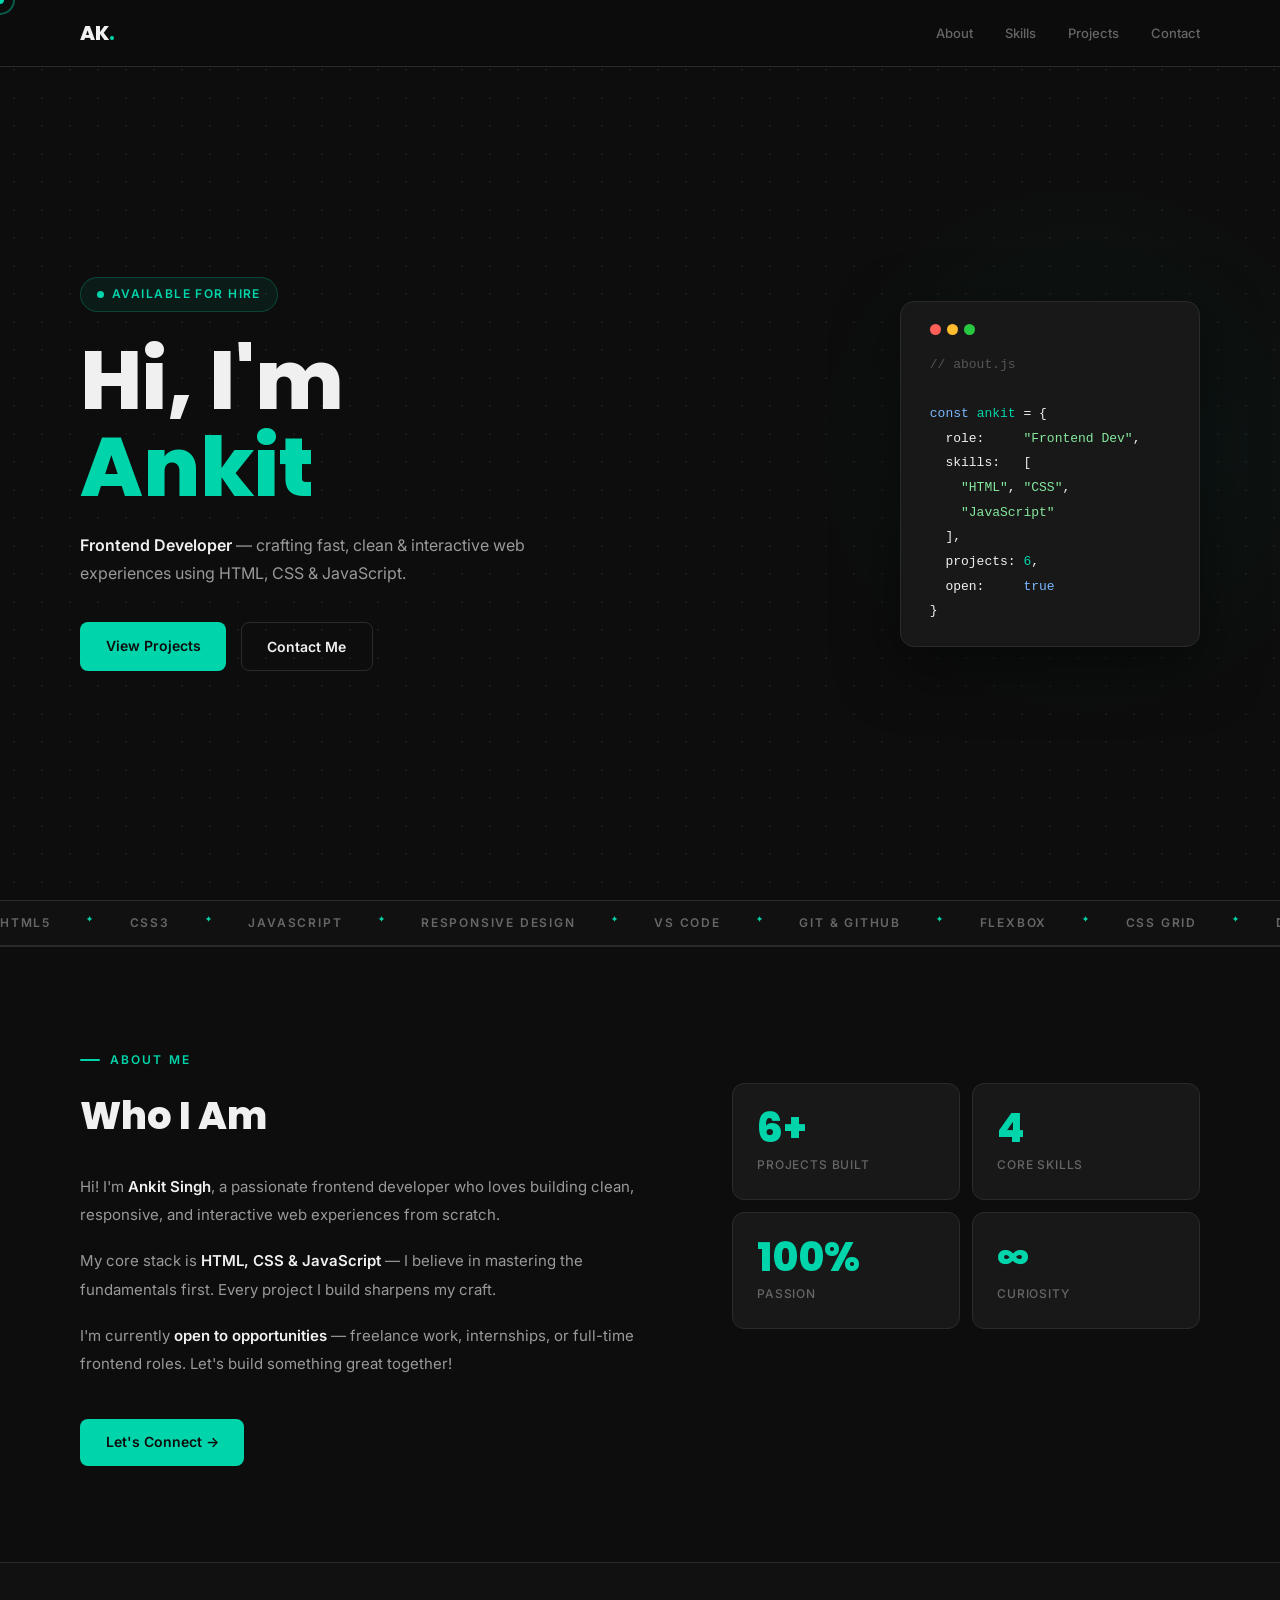
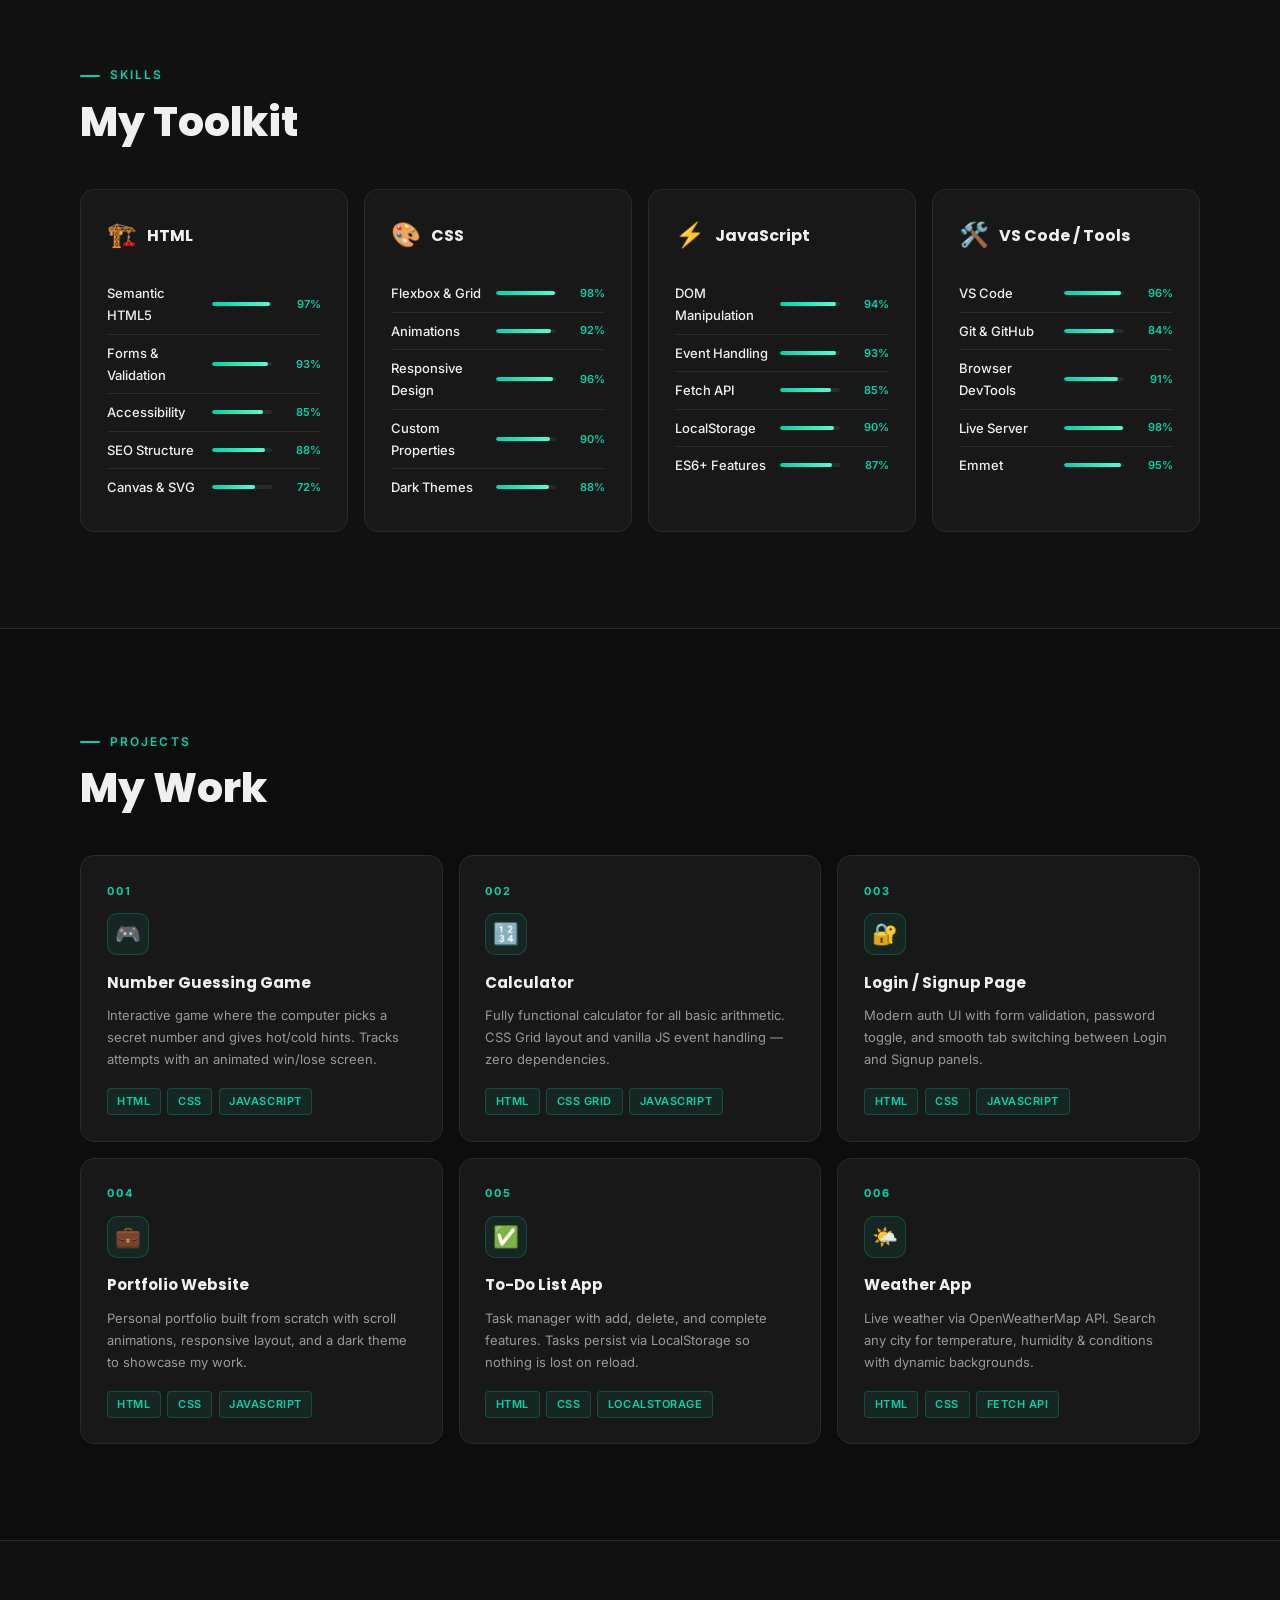
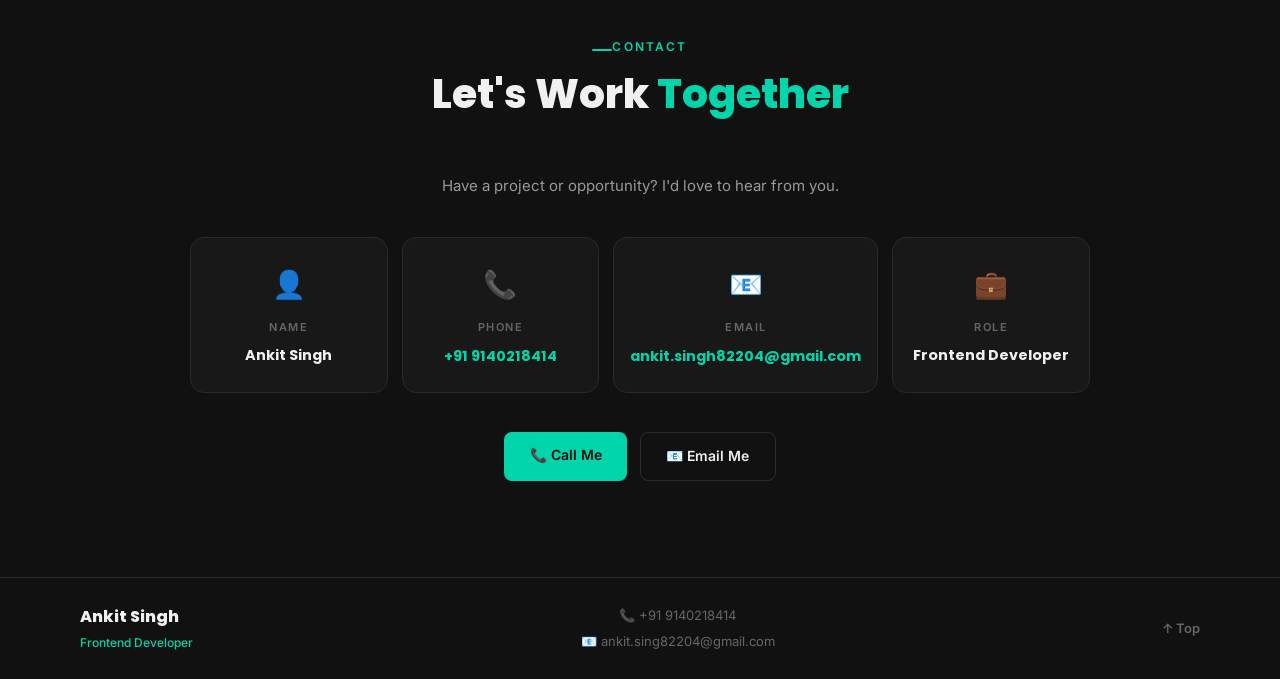
<file: index.html>
<!DOCTYPE html>
<html lang="en">
<head>
  <meta charset="UTF-8" />
  <meta name="viewport" content="width=device-width, initial-scale=1.0" />
  <title>Ankit — Frontend Developer</title>
  <link href="https://fonts.googleapis.com/css2?family=Inter:wght@400;500;600;700&family=Poppins:wght@700;800&display=swap" rel="stylesheet" />
  <link rel="stylesheet" href="style.css" />
</head>
<body>

  <!-- Custom Cursor -->
  <div id="cursor-dot"></div>
  <div id="cursor-ring"></div>

  <!-- ===== NAVBAR ===== -->
  <nav id="navbar">
    <a class="logo" href="#">AK<span>.</span></a>
    <ul class="nav-links">
      <li><a href="#about">About</a></li>
      <li><a href="#skills">Skills</a></li>
      <li><a href="#projects">Projects</a></li>
      <li><a href="#contact">Contact</a></li>
    </ul>
  </nav>

  <!-- ===== HERO ===== -->
  <section id="hero">
    <div class="hero-bg"></div>
    <div class="hero-glow"></div>
    <div class="hero-content">
      <div class="hero-badge"><span class="blink-dot"></span> Available for hire</div>
      <h1>Hi, I'm<br><span class="accent">Ankit</span></h1>
      <p class="hero-sub"><strong>Frontend Developer</strong> — crafting fast, clean &amp; interactive web experiences using HTML, CSS &amp; JavaScript.</p>
      <div class="hero-btns">
        <a href="#projects" class="btn btn-primary">View Projects</a>
        <a href="#contact" class="btn btn-secondary">Contact Me</a>
      </div>
    </div>
    <div class="hero-code">
      <div class="code-card">
        <div class="mac-dots">
          <span class="mac-red"></span>
          <span class="mac-yellow"></span>
          <span class="mac-green"></span>
        </div>
        <pre class="code-body"><span class="c-gray">// about.js</span>

<span class="c-blue">const</span> <span class="c-green">ankit</span> = {
  role:     <span class="c-str">"Frontend Dev"</span>,
  skills:   [
    <span class="c-str">"HTML"</span>, <span class="c-str">"CSS"</span>,
    <span class="c-str">"JavaScript"</span>
  ],
  projects: <span class="c-green">6</span>,
  open:     <span class="c-blue">true</span>
}</pre>
      </div>
    </div>
  </section>

  <!-- ===== MARQUEE ===== -->
  <div class="marquee-bar">
    <div class="marquee-inner">
      <span>HTML5</span><span class="sep">✦</span>
      <span>CSS3</span><span class="sep">✦</span>
      <span>JavaScript</span><span class="sep">✦</span>
      <span>Responsive Design</span><span class="sep">✦</span>
      <span>VS Code</span><span class="sep">✦</span>
      <span>Git &amp; GitHub</span><span class="sep">✦</span>
      <span>Flexbox</span><span class="sep">✦</span>
      <span>CSS Grid</span><span class="sep">✦</span>
      <span>DOM API</span><span class="sep">✦</span>
      <span>LocalStorage</span><span class="sep">✦</span>
      <span>HTML5</span><span class="sep">✦</span>
      <span>CSS3</span><span class="sep">✦</span>
      <span>JavaScript</span><span class="sep">✦</span>
      <span>Responsive Design</span><span class="sep">✦</span>
      <span>VS Code</span><span class="sep">✦</span>
      <span>Git &amp; GitHub</span><span class="sep">✦</span>
      <span>Flexbox</span><span class="sep">✦</span>
      <span>CSS Grid</span><span class="sep">✦</span>
      <span>DOM API</span><span class="sep">✦</span>
      <span>LocalStorage</span><span class="sep">✦</span>
    </div>
  </div>

  <!-- ===== ABOUT ===== -->
  <section id="about">
    <div class="section-tag">About Me</div>
    <div class="about-grid">
      <div class="about-text">
        <h2>Who I Am</h2>
        <p>Hi! I'm <strong>Ankit Singh</strong>, a passionate frontend developer who loves building clean, responsive, and interactive web experiences from scratch.</p>
        <p>My core stack is <strong>HTML, CSS &amp; JavaScript</strong> — I believe in mastering the fundamentals first. Every project I build sharpens my craft.</p>
        <p>I'm currently <strong>open to opportunities</strong> — freelance work, internships, or full-time frontend roles. Let's build something great together!</p>
        <a href="#contact" class="btn btn-primary" style="margin-top:1.4rem; display:inline-block;">Let's Connect →</a>
      </div>
      <div class="stats-grid">
        <div class="stat-card"><div class="stat-num">6+</div><div class="stat-lbl">Projects Built</div></div>
        <div class="stat-card"><div class="stat-num">4</div><div class="stat-lbl">Core Skills</div></div>
        <div class="stat-card"><div class="stat-num">100%</div><div class="stat-lbl">Passion</div></div>
        <div class="stat-card"><div class="stat-num">∞</div><div class="stat-lbl">Curiosity</div></div>
      </div>
    </div>
  </section>

  <!-- ===== SKILLS ===== -->
  <section id="skills" class="bg-alt">
    <div class="section-tag">Skills</div>
    <h2>My Toolkit</h2>
    <div class="skills-grid">

      <div class="skill-card">
        <div class="skill-top">
          <span class="skill-emoji">🏗️</span>
          <span class="skill-title">HTML</span>
        </div>
        <ul class="skill-bars">
          <li><span>Semantic HTML5</span><div class="bar"><div class="bar-fill" data-w="97"></div></div><span class="pct">97%</span></li>
          <li><span>Forms &amp; Validation</span><div class="bar"><div class="bar-fill" data-w="93"></div></div><span class="pct">93%</span></li>
          <li><span>Accessibility</span><div class="bar"><div class="bar-fill" data-w="85"></div></div><span class="pct">85%</span></li>
          <li><span>SEO Structure</span><div class="bar"><div class="bar-fill" data-w="88"></div></div><span class="pct">88%</span></li>
          <li><span>Canvas &amp; SVG</span><div class="bar"><div class="bar-fill" data-w="72"></div></div><span class="pct">72%</span></li>
        </ul>
      </div>

      <div class="skill-card">
        <div class="skill-top">
          <span class="skill-emoji">🎨</span>
          <span class="skill-title">CSS</span>
        </div>
        <ul class="skill-bars">
          <li><span>Flexbox &amp; Grid</span><div class="bar"><div class="bar-fill" data-w="98"></div></div><span class="pct">98%</span></li>
          <li><span>Animations</span><div class="bar"><div class="bar-fill" data-w="92"></div></div><span class="pct">92%</span></li>
          <li><span>Responsive Design</span><div class="bar"><div class="bar-fill" data-w="96"></div></div><span class="pct">96%</span></li>
          <li><span>Custom Properties</span><div class="bar"><div class="bar-fill" data-w="90"></div></div><span class="pct">90%</span></li>
          <li><span>Dark Themes</span><div class="bar"><div class="bar-fill" data-w="88"></div></div><span class="pct">88%</span></li>
        </ul>
      </div>

      <div class="skill-card">
        <div class="skill-top">
          <span class="skill-emoji">⚡</span>
          <span class="skill-title">JavaScript</span>
        </div>
        <ul class="skill-bars">
          <li><span>DOM Manipulation</span><div class="bar"><div class="bar-fill" data-w="94"></div></div><span class="pct">94%</span></li>
          <li><span>Event Handling</span><div class="bar"><div class="bar-fill" data-w="93"></div></div><span class="pct">93%</span></li>
          <li><span>Fetch API</span><div class="bar"><div class="bar-fill" data-w="85"></div></div><span class="pct">85%</span></li>
          <li><span>LocalStorage</span><div class="bar"><div class="bar-fill" data-w="90"></div></div><span class="pct">90%</span></li>
          <li><span>ES6+ Features</span><div class="bar"><div class="bar-fill" data-w="87"></div></div><span class="pct">87%</span></li>
        </ul>
      </div>

      <div class="skill-card">
        <div class="skill-top">
          <span class="skill-emoji">🛠️</span>
          <span class="skill-title">VS Code / Tools</span>
        </div>
        <ul class="skill-bars">
          <li><span>VS Code</span><div class="bar"><div class="bar-fill" data-w="96"></div></div><span class="pct">96%</span></li>
          <li><span>Git &amp; GitHub</span><div class="bar"><div class="bar-fill" data-w="84"></div></div><span class="pct">84%</span></li>
          <li><span>Browser DevTools</span><div class="bar"><div class="bar-fill" data-w="91"></div></div><span class="pct">91%</span></li>
          <li><span>Live Server</span><div class="bar"><div class="bar-fill" data-w="98"></div></div><span class="pct">98%</span></li>
          <li><span>Emmet</span><div class="bar"><div class="bar-fill" data-w="95"></div></div><span class="pct">95%</span></li>
        </ul>
      </div>

    </div>
  </section>

  <!-- ===== PROJECTS ===== -->
  <section id="projects">
    <div class="section-tag">Projects</div>
    <h2>My Work</h2>
    <div class="projects-grid">

      <div class="proj-card">
        <div class="proj-num">001</div>
        <div class="proj-icon">🎮</div>
        <h3 class="proj-name">Number Guessing Game</h3>
        <p class="proj-desc">Interactive game where the computer picks a secret number and gives hot/cold hints. Tracks attempts with an animated win/lose screen.</p>
        <div class="proj-tags">
          <span>HTML</span><span>CSS</span><span>JavaScript</span>
        </div>
      </div>

      <div class="proj-card">
        <div class="proj-num">002</div>
        <div class="proj-icon">🔢</div>
        <h3 class="proj-name">Calculator</h3>
        <p class="proj-desc">Fully functional calculator for all basic arithmetic. CSS Grid layout and vanilla JS event handling — zero dependencies.</p>
        <div class="proj-tags">
          <span>HTML</span><span>CSS Grid</span><span>JavaScript</span>
        </div>
      </div>

      <div class="proj-card">
        <div class="proj-num">003</div>
        <div class="proj-icon">🔐</div>
        <h3 class="proj-name">Login / Signup Page</h3>
        <p class="proj-desc">Modern auth UI with form validation, password toggle, and smooth tab switching between Login and Signup panels.</p>
        <div class="proj-tags">
          <span>HTML</span><span>CSS</span><span>JavaScript</span>
        </div>
      </div>

      <div class="proj-card">
        <div class="proj-num">004</div>
        <div class="proj-icon">💼</div>
        <h3 class="proj-name">Portfolio Website</h3>
        <p class="proj-desc">Personal portfolio built from scratch with scroll animations, responsive layout, and a dark theme to showcase my work.</p>
        <div class="proj-tags">
          <span>HTML</span><span>CSS</span><span>JavaScript</span>
        </div>
      </div>

      <div class="proj-card">
        <div class="proj-num">005</div>
        <div class="proj-icon">✅</div>
        <h3 class="proj-name">To-Do List App</h3>
        <p class="proj-desc">Task manager with add, delete, and complete features. Tasks persist via LocalStorage so nothing is lost on reload.</p>
        <div class="proj-tags">
          <span>HTML</span><span>CSS</span><span>LocalStorage</span>
        </div>
      </div>

      <div class="proj-card">
        <div class="proj-num">006</div>
        <div class="proj-icon">🌤️</div>
        <h3 class="proj-name">Weather App</h3>
        <p class="proj-desc">Live weather via OpenWeatherMap API. Search any city for temperature, humidity &amp; conditions with dynamic backgrounds.</p>
        <div class="proj-tags">
          <span>HTML</span><span>CSS</span><span>Fetch API</span>
        </div>
      </div>

    </div>
  </section>

  <!-- ===== CONTACT ===== -->
  <section id="contact" class="bg-alt">
    <div class="section-tag" style="text-align:center; display:block;">Contact</div>
    <h2 style="text-align:center;">Let's Work <span class="accent">Together</span></h2>
    <p class="contact-sub">Have a project or opportunity? I'd love to hear from you.</p>

    <div class="contact-cards">
      <div class="contact-card">
        <div class="cc-icon">👤</div>
        <div class="cc-label">Name</div>
        <div class="cc-value">Ankit Singh</div>
      </div>
      <div class="contact-card">
        <div class="cc-icon">📞</div>
        <div class="cc-label">Phone</div>
        <a class="cc-value cc-link" href="tel:+919140218414">+91 9140218414</a>
      </div>
      <div class="contact-card">
        <div class="cc-icon">📧</div>
        <div class="cc-label">Email</div>
        <a class="cc-value cc-link" href="mailto:ankit.singh82204@gmail.com"> ankit.singh82204@gmail.com</a>
      </div>
      <div class="contact-card">
        <div class="cc-icon">💼</div>
        <div class="cc-label">Role</div>
        <div class="cc-value">Frontend Developer</div>
      </div>
    </div>

    <div class="contact-actions">
      <a class="btn btn-primary" href="tel:+919140218414">📞 Call Me</a>
      <a class="btn btn-secondary" href="mailto:ankit.sing82204@gmail.com">📧 Email Me</a>
     
    </div>
  </section>

  <!-- ===== FOOTER ===== -->
  <footer>
    <div class="footer-left">
      <strong>Ankit Singh</strong>
      <span>Frontend Developer</span>
    </div>
    <div class="footer-mid">
      <span>📞 +91 9140218414</span>
      <span>📧 ankit.sing82204@gmail.com</span>
    </div>
    <a href="#hero" class="footer-top">↑ Top</a>
  </footer>

  <script src="main.js"></script>
</body>
</html>
</file>
<file: style.css>
/* ============================================================
   style.css — Ankit Portfolio
   ============================================================ */

/* ── Variables ── */
:root {
  --bg:       #0d0d0d;
  --bg-alt:   #111111;
  --card:     #181818;
  --border:   #2a2a2a;
  --text:     #f0f0f0;
  --muted:    #666666;
  --soft:     #999999;
  --accent:   #00d4aa;
  --accent-bg: rgba(0,212,170,0.08);
  --accent-bd: rgba(0,212,170,0.22);
}

/* ── Reset ── */
*, *::before, *::after { box-sizing: border-box; margin: 0; padding: 0; }
html { scroll-behavior: smooth; }
body {
  background: var(--bg);
  color: var(--text);
  font-family: 'Inter', sans-serif;
  font-size: 15px;
  line-height: 1.7;
  overflow-x: hidden;
  cursor: none;
}
a { text-decoration: none; }
ul { list-style: none; }
strong { font-weight: 600; color: var(--text); }

/* ============================================================
   CURSOR
   ============================================================ */
#cursor-dot {
  width: 8px;
  height: 8px;
  background: var(--accent);
  border-radius: 50%;
  position: fixed;
  top: 0; left: 0;
  pointer-events: none;
  z-index: 9999;
  transform: translate(-50%, -50%);
  transition: transform 0.08s ease;
}
#cursor-ring {
  width: 30px;
  height: 30px;
  border: 2px solid rgba(0,212,170,0.4);
  border-radius: 50%;
  position: fixed;
  top: 0; left: 0;
  pointer-events: none;
  z-index: 9998;
  transform: translate(-50%, -50%);
  transition: width 0.2s, height 0.2s, border-color 0.2s;
}

/* ============================================================
   NAVBAR
   ============================================================ */
#navbar {
  position: fixed;
  top: 0; left: 0; right: 0;
  display: flex;
  align-items: center;
  justify-content: space-between;
  padding: 1rem 5rem;
  background: rgba(13,13,13,0.95);
  backdrop-filter: blur(12px);
  -webkit-backdrop-filter: blur(12px);
  border-bottom: 1px solid var(--border);
  z-index: 500;
}
.logo {
  font-family: 'Poppins', sans-serif;
  font-size: 1.25rem;
  font-weight: 800;
  color: var(--text);
}
.logo span { color: var(--accent); }
.nav-links {
  display: flex;
  gap: 2rem;
}
.nav-links a {
  font-size: 13px;
  font-weight: 500;
  color: var(--muted);
  transition: color 0.2s;
}
.nav-links a:hover,
.nav-links a.active { color: var(--accent); }

/* ============================================================
   BUTTONS
   ============================================================ */
.btn {
  display: inline-block;
  font-size: 14px;
  font-weight: 600;
  padding: 0.72rem 1.6rem;
  border-radius: 8px;
  transition: all 0.2s ease;
  cursor: pointer;
  border: none;
}
.btn-primary {
  background: var(--accent);
  color: #0d0d0d;
}
.btn-primary:hover {
  filter: brightness(1.1);
  transform: translateY(-2px);
  box-shadow: 0 6px 20px rgba(0,212,170,0.3);
}
.btn-secondary {
  background: transparent;
  color: var(--text);
  border: 1px solid var(--border);
}
.btn-secondary:hover {
  border-color: var(--accent);
  color: var(--accent);
}

/* ============================================================
   SECTION SHARED
   ============================================================ */
section { padding: 6rem 5rem; }
.bg-alt  { background: var(--bg-alt); }
.section-tag {
  display: inline-flex;
  align-items: center;
  gap: 0.6rem;
  font-size: 12px;
  font-weight: 600;
  letter-spacing: 0.18em;
  text-transform: uppercase;
  color: var(--accent);
  margin-bottom: 0.8rem;
}
.section-tag::before {
  content: '';
  display: inline-block;
  width: 20px;
  height: 2px;
  background: var(--accent);
  border-radius: 2px;
}
section > h2 {
  font-family: 'Poppins', sans-serif;
  font-size: clamp(2rem, 3.2vw, 3rem);
  font-weight: 800;
  color: var(--text);
  line-height: 1.1;
  margin-bottom: 2.8rem;
}
.accent { color: var(--accent); }

/* ============================================================
   HERO
   ============================================================ */
#hero {
  min-height: 100vh;
  display: grid;
  grid-template-columns: 1fr 1fr;
  align-items: center;
  padding: 6rem 5rem 3rem;
  position: relative;
  overflow: hidden;
  gap: 2rem;
}
.hero-bg {
  position: absolute; inset: 0;
  background-image: radial-gradient(circle, #252525 1px, transparent 1px);
  background-size: 28px 28px;
  opacity: 0.5;
  pointer-events: none;
}
.hero-glow {
  position: absolute;
  width: 550px; height: 550px;
  background: radial-gradient(circle, rgba(0,212,170,0.07) 0%, transparent 70%);
  right: -80px; top: 50%;
  transform: translateY(-50%);
  pointer-events: none;
}
.hero-content { position: relative; z-index: 2; }
.hero-badge {
  display: inline-flex;
  align-items: center;
  gap: 0.5rem;
  background: var(--accent-bg);
  border: 1px solid var(--accent-bd);
  color: var(--accent);
  font-size: 12px;
  font-weight: 600;
  letter-spacing: 0.12em;
  text-transform: uppercase;
  padding: 0.38rem 1rem;
  border-radius: 50px;
  margin-bottom: 1.6rem;
}
.blink-dot {
  width: 7px; height: 7px;
  background: var(--accent);
  border-radius: 50%;
  animation: blink 1.5s ease-in-out infinite;
}
@keyframes blink { 0%,100%{opacity:1} 50%{opacity:0.15} }

#hero h1 {
  font-family: 'Poppins', sans-serif;
  font-size: clamp(3rem, 6.5vw, 6rem);
  font-weight: 800;
  line-height: 1.05;
  color: var(--text);
  margin-bottom: 1.2rem;
}
.hero-sub {
  font-size: 16px;
  color: var(--soft);
  line-height: 1.75;
  margin-bottom: 2.2rem;
  max-width: 480px;
}
.hero-btns { display: flex; gap: 0.9rem; flex-wrap: wrap; }

/* Code card */
.hero-code {
  position: relative; z-index: 2;
  display: flex;
  justify-content: flex-end;
  align-items: center;
}
.code-card {
  background: var(--card);
  border: 1px solid var(--border);
  border-radius: 14px;
  padding: 1.4rem 1.8rem;
  width: 300px;
  box-shadow: 0 20px 60px rgba(0,0,0,0.5);
  position: relative;
  overflow: hidden;
}
.code-card::before {
  content: '';
  position: absolute; inset: -1px;
  border-radius: 14px;
  background: linear-gradient(135deg, rgba(0,212,170,0.15), transparent 60%);
  z-index: -1;
}
.mac-dots { display: flex; gap: 6px; margin-bottom: 1.1rem; }
.mac-dots span { width: 11px; height: 11px; border-radius: 50%; }
.mac-red    { background: #ff5f57; }
.mac-yellow { background: #febc2e; }
.mac-green  { background: #28c840; }
.code-body {
  font-family: 'Courier New', Courier, monospace;
  font-size: 13px;
  line-height: 1.9;
  white-space: pre;
  color: var(--text);
}
.c-blue  { color: #79b8ff; }
.c-green { color: var(--accent); }
.c-str   { color: #85e89d; }
.c-gray  { color: #555; }

/* ============================================================
   MARQUEE
   ============================================================ */
.marquee-bar {
  overflow: hidden;
  padding: 0.75rem 0;
  background: var(--bg-alt);
  border-top: 1px solid var(--border);
  border-bottom: 1px solid var(--border);
}
.marquee-inner {
  display: flex;
  gap: 2.2rem;
  white-space: nowrap;
  animation: marquee 25s linear infinite;
}
.marquee-inner span {
  font-size: 12px;
  font-weight: 600;
  letter-spacing: 0.15em;
  text-transform: uppercase;
  color: var(--muted);
}
.marquee-inner .sep { color: var(--accent); font-size: 8px; }
@keyframes marquee { from { transform: translateX(0); } to { transform: translateX(-50%); } }

/* ============================================================
   ABOUT
   ============================================================ */
#about { border-top: 1px solid var(--border); }
.about-grid {
  display: grid;
  grid-template-columns: 1.1fr 0.9fr;
  gap: 5rem;
  align-items: start;
}
.about-text h2 {
  font-family: 'Poppins', sans-serif;
  font-size: clamp(2rem, 3vw, 2.8rem);
  font-weight: 800;
  margin-bottom: 1.5rem;
}
.about-text p {
  font-size: 15px;
  color: var(--soft);
  line-height: 1.9;
  margin-bottom: 1.1rem;
}
.stats-grid {
  display: grid;
  grid-template-columns: 1fr 1fr;
  gap: 12px;
}
.stat-card {
  background: var(--card);
  border: 1px solid var(--border);
  border-radius: 12px;
  padding: 1.5rem;
  transition: border-color 0.22s, transform 0.22s;
}
.stat-card:hover { border-color: var(--accent); transform: translateY(-3px); }
.stat-num {
  font-family: 'Poppins', sans-serif;
  font-size: 2.5rem;
  font-weight: 800;
  color: var(--accent);
  line-height: 1;
}
.stat-lbl {
  font-size: 12px;
  font-weight: 500;
  color: var(--muted);
  text-transform: uppercase;
  letter-spacing: 0.07em;
  margin-top: 0.4rem;
}

/* ============================================================
   SKILLS  — always visible, no hidden state
   ============================================================ */
#skills { border-top: 1px solid var(--border); }
.skills-grid {
  display: grid;
  grid-template-columns: repeat(4, 1fr);
  gap: 16px;
}
.skill-card {
  background: var(--card);
  border: 1px solid var(--border);
  border-radius: 14px;
  padding: 1.6rem;
  transition: border-color 0.22s, transform 0.22s;
  /* IMPORTANT: always visible — no opacity:0 */
}
.skill-card:hover { border-color: var(--accent); transform: translateY(-5px); }
.skill-top {
  display: flex;
  align-items: center;
  gap: 0.65rem;
  margin-bottom: 1.2rem;
}
.skill-emoji { font-size: 1.5rem; }
.skill-title {
  font-family: 'Poppins', sans-serif;
  font-size: 1rem;
  font-weight: 700;
  color: var(--text);
}
.skill-bars { list-style: none; }
.skill-bars li {
  display: flex;
  align-items: center;
  gap: 0.5rem;
  padding: 0.45rem 0;
  border-bottom: 1px solid var(--border);
  font-size: 13px;
  color: var(--soft);
}
.skill-bars li:last-child { border-bottom: none; }
.skill-bars li > span:first-child { flex: 1; color: var(--text); font-size: 13px; font-weight: 500; }
.bar {
  width: 60px;
  height: 4px;
  background: var(--border);
  border-radius: 4px;
  overflow: hidden;
  flex-shrink: 0;
}
.bar-fill {
  height: 100%;
  width: 0;                   /* starts at 0, JS animates to data-w% */
  background: linear-gradient(90deg, var(--accent), #4fffd0);
  border-radius: 4px;
  transition: width 1.1s cubic-bezier(0.25, 1, 0.3, 1);
}
.pct { font-size: 11px; color: var(--accent); font-weight: 600; min-width: 2.6rem; text-align: right; }

/* ============================================================
   PROJECTS  — always visible, no hidden state
   ============================================================ */
#projects { border-top: 1px solid var(--border); }
.projects-grid {
  display: grid;
  grid-template-columns: repeat(3, 1fr);
  gap: 16px;
}
.proj-card {
  background: var(--card);
  border: 1px solid var(--border);
  border-radius: 14px;
  padding: 1.6rem;
  display: flex;
  flex-direction: column;
  position: relative;
  overflow: hidden;
  transition: border-color 0.22s, transform 0.22s, box-shadow 0.22s;
  /* IMPORTANT: always visible — no opacity:0 */
}
.proj-card::after {
  content: '';
  position: absolute; top: 0; left: 0; right: 0;
  height: 2px;
  background: linear-gradient(90deg, var(--accent), transparent);
  opacity: 0;
  transition: opacity 0.3s;
}
.proj-card:hover { border-color: var(--accent); transform: translateY(-5px); box-shadow: 0 10px 30px rgba(0,212,170,0.1); }
.proj-card:hover::after { opacity: 1; }
.proj-num {
  font-size: 11px;
  font-weight: 700;
  letter-spacing: 0.18em;
  color: var(--accent);
  text-transform: uppercase;
  margin-bottom: 0.8rem;
}
.proj-icon {
  width: 42px; height: 42px;
  border-radius: 10px;
  font-size: 1.3rem;
  display: flex;
  align-items: center;
  justify-content: center;
  background: var(--accent-bg);
  border: 1px solid var(--accent-bd);
  margin-bottom: 0.9rem;
}
.proj-name {
  font-family: 'Poppins', sans-serif;
  font-size: 0.95rem;
  font-weight: 700;
  color: var(--text);
  margin-bottom: 0.55rem;
}
.proj-desc {
  font-size: 13px;
  color: var(--soft);
  line-height: 1.7;
  flex: 1;
  margin-bottom: 1.1rem;
}
.proj-tags { display: flex; flex-wrap: wrap; gap: 0.4rem; }
.proj-tags span {
  font-size: 11px;
  font-weight: 600;
  text-transform: uppercase;
  letter-spacing: 0.05em;
  color: var(--accent);
  background: var(--accent-bg);
  border: 1px solid var(--accent-bd);
  padding: 0.2rem 0.6rem;
  border-radius: 4px;
}

/* ============================================================
   CONTACT
   ============================================================ */
#contact { border-top: 1px solid var(--border); text-align: center; }
#contact > h2 { display: inline-block; }
.contact-sub {
  font-size: 15px;
  color: var(--soft);
  max-width: 400px;
  margin: 0.8rem auto 2.4rem;
}
.contact-cards {
  display: grid;
  grid-template-columns: repeat(4, 1fr);
  gap: 14px;
  max-width: 900px;
  margin: 0 auto 2.4rem;
}
.contact-card {
  background: var(--card);
  border: 1px solid var(--border);
  border-radius: 14px;
  padding: 1.5rem 1rem;
  transition: border-color 0.22s, transform 0.22s;
}
.contact-card:hover { border-color: var(--accent); transform: translateY(-4px); }
.cc-icon { font-size: 1.7rem; margin-bottom: 0.6rem; }
.cc-label {
  font-size: 11px;
  font-weight: 600;
  letter-spacing: 0.14em;
  text-transform: uppercase;
  color: var(--muted);
  margin-bottom: 0.4rem;
}
.cc-value {
  font-family: 'Poppins', sans-serif;
  font-size: 0.9rem;
  font-weight: 700;
  color: var(--text);
}
.cc-link { color: var(--accent); }
.cc-link:hover { opacity: 0.8; }
.contact-actions { display: flex; justify-content: center; gap: 0.8rem; flex-wrap: wrap; }

/* ============================================================
   FOOTER
   ============================================================ */
footer {
  display: flex;
  align-items: center;
  justify-content: space-between;
  flex-wrap: wrap;
  gap: 1rem;
  padding: 1.6rem 5rem;
  border-top: 1px solid var(--border);
  background: var(--bg-alt);
}
.footer-left {
  display: flex;
  flex-direction: column;
  gap: 0.15rem;
}
.footer-left strong {
  font-family: 'Poppins', sans-serif;
  font-size: 1rem;
  font-weight: 800;
  color: var(--text);
}
.footer-left span { font-size: 12px; color: var(--accent); font-weight: 500; }
.footer-mid {
  display: flex;
  flex-direction: column;
  align-items: center;
  gap: 0.25rem;
  font-size: 13px;
  color: var(--muted);
}
.footer-top {
  font-size: 13px;
  font-weight: 600;
  color: var(--muted);
  transition: color 0.2s;
}
.footer-top:hover { color: var(--accent); }

/* ============================================================
   RESPONSIVE
   ============================================================ */
@media (max-width: 1100px) {
  .skills-grid   { grid-template-columns: repeat(2, 1fr); }
  .projects-grid { grid-template-columns: repeat(2, 1fr); }
  .contact-cards { grid-template-columns: repeat(2, 1fr); }
}

@media (max-width: 820px) {
  #navbar { padding: 1rem 2rem; }
  .nav-links { display: none; }
  #hero { grid-template-columns: 1fr; padding: 5.5rem 2rem 3rem; }
  .hero-code { display: none; }
  .hero-btns { justify-content: flex-start; }
  section { padding: 4rem 2rem; }
  .about-grid { grid-template-columns: 1fr; gap: 2.5rem; }
  .skills-grid { grid-template-columns: repeat(2, 1fr); }
  .projects-grid { grid-template-columns: 1fr; }
  .contact-cards { grid-template-columns: repeat(2, 1fr); }
  footer { padding: 1.4rem 2rem; justify-content: center; text-align: center; }
  .footer-left { align-items: center; }
  .footer-mid { flex-direction: row; gap: 1rem; }
}

@media (max-width: 500px) {
  .skills-grid { grid-template-columns: 1fr; }
  .contact-cards { grid-template-columns: 1fr 1fr; }
}
</file>
